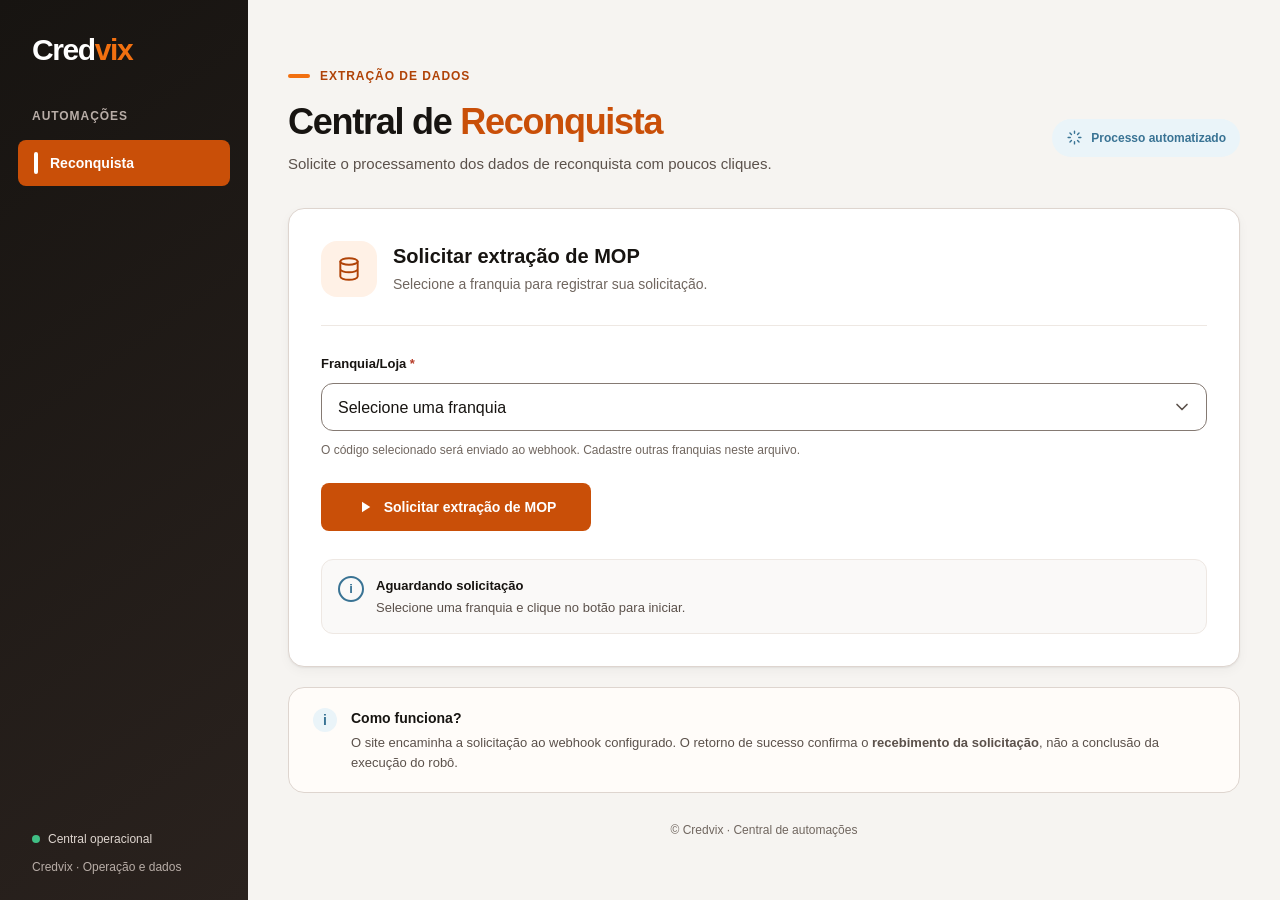
<file: reconquista/index.html>
<!doctype html>
<html lang="pt-BR">
<head>
  <meta charset="utf-8">
  <meta name="viewport" content="width=device-width,initial-scale=1">
  <meta name="theme-color" content="#171411">
  <meta name="description" content="Central Credvix para solicitar a extração Reconquista.">
  <title>Reconquista | Credvix</title>
  <link rel="stylesheet" href="./styles.css">
  <script src="./script.js" defer></script>
</head>
<body>
  <div class="app-shell">
    <aside class="sidebar" data-surface="inverse" aria-label="Identidade Credvix">
      <a class="brand" href="./" aria-label="Credvix — Reconquista">Cred<span>vix</span></a>
      <div class="sidebar-section"><span class="section-overline">AUTOMAÇÕES</span><div class="nav-active"><span class="nav-marker"></span>Reconquista</div></div>
      <div class="sidebar-bottom"><span class="sidebar-chip"><span class="dot"></span> Central operacional</span><small>Credvix · Operação e dados</small></div>
    </aside>
    <main class="content">
      <header class="topbar">
        <div class="topbar-brand">Cred<span>vix</span></div>
        <span class="topbar-tag">AUTOMAÇÕES / RECONQUISTA</span>
      </header>
      <div class="main-inner">
        <div class="eyebrow"><span class="eyebrow-line"></span> EXTRAÇÃO DE DADOS</div>
        <div class="page-heading">
          <div>
            <h1>Central de <em>Reconquista</em></h1>
            <p>Solicite o processamento dos dados de reconquista com poucos cliques.</p>
          </div>
          <span class="heading-tag"><svg viewBox="0 0 24 24" aria-hidden="true"><path d="M12 3v3m0 12v3M3 12h3m12 0h3M5.6 5.6l2.1 2.1m8.6 8.6 2.1 2.1m0-12.8-2.1 2.1M7.7 16.3l-2.1 2.1"/></svg> Processo automatizado</span>
        </div>
        <section class="request-card" aria-labelledby="form-title">
          <div class="card-top">
            <div class="card-icon"><svg viewBox="0 0 24 24" aria-hidden="true"><ellipse cx="12" cy="5" rx="8" ry="3"/><path d="M4 5v7c0 1.7 3.6 3 8 3s8-1.3 8-3V5M4 12v7c0 1.7 3.6 3 8 3s8-1.3 8-3v-7"/></svg></div>
            <div><h2 id="form-title">Solicitar extração de MOP</h2><p>Selecione a franquia para registrar sua solicitação.</p></div>
          </div>
          <form id="request-form" novalidate>
            <div class="form-field">
              <label for="franquia">Franquia/Loja <span class="required" aria-hidden="true">*</span></label>
              <select id="franquia" name="franquia" aria-describedby="franquia-help franquia-error" required>
                <option value="">Selecione uma franquia</option>
                <option value="51545">51545 — HELP! ES — São Mateus — Centro</option>
              </select>
              <p class="field-help" id="franquia-help">O código selecionado será enviado ao webhook. Cadastre outras franquias neste arquivo.</p>
              <p class="field-error" id="franquia-error" hidden>Selecione uma franquia para continuar.</p>
            </div>
            <button class="primary-button" type="submit" id="submit-button">
              <svg class="play-icon" viewBox="0 0 24 24" aria-hidden="true"><path d="m8 5 11 7-11 7z"/></svg>
              <svg class="spinner" viewBox="0 0 24 24" aria-hidden="true"><circle cx="12" cy="12" r="9"/></svg>
              <span id="button-label">Solicitar extração de MOP</span>
            </button>
          </form>
          <div class="status-panel" id="status-panel" role="status" aria-live="polite" aria-atomic="true" data-state="idle">
            <span class="status-icon" id="status-icon">i</span>
            <div><strong id="status-title">Aguardando solicitação</strong><p id="status-message">Selecione uma franquia e clique no botão para iniciar.</p></div>
          </div>
        </section>
        <section class="help-card" aria-labelledby="help-title">
          <div class="help-symbol">i</div>
          <div><h2 id="help-title">Como funciona?</h2><p>O site encaminha a solicitação ao webhook configurado. O retorno de sucesso confirma o <strong>recebimento da solicitação</strong>, não a conclusão da execução do robô.</p></div>
        </section>
        <footer>© Credvix · Central de automações</footer>
      </div>
    </main>
  </div>
</body>
</html>
</file>
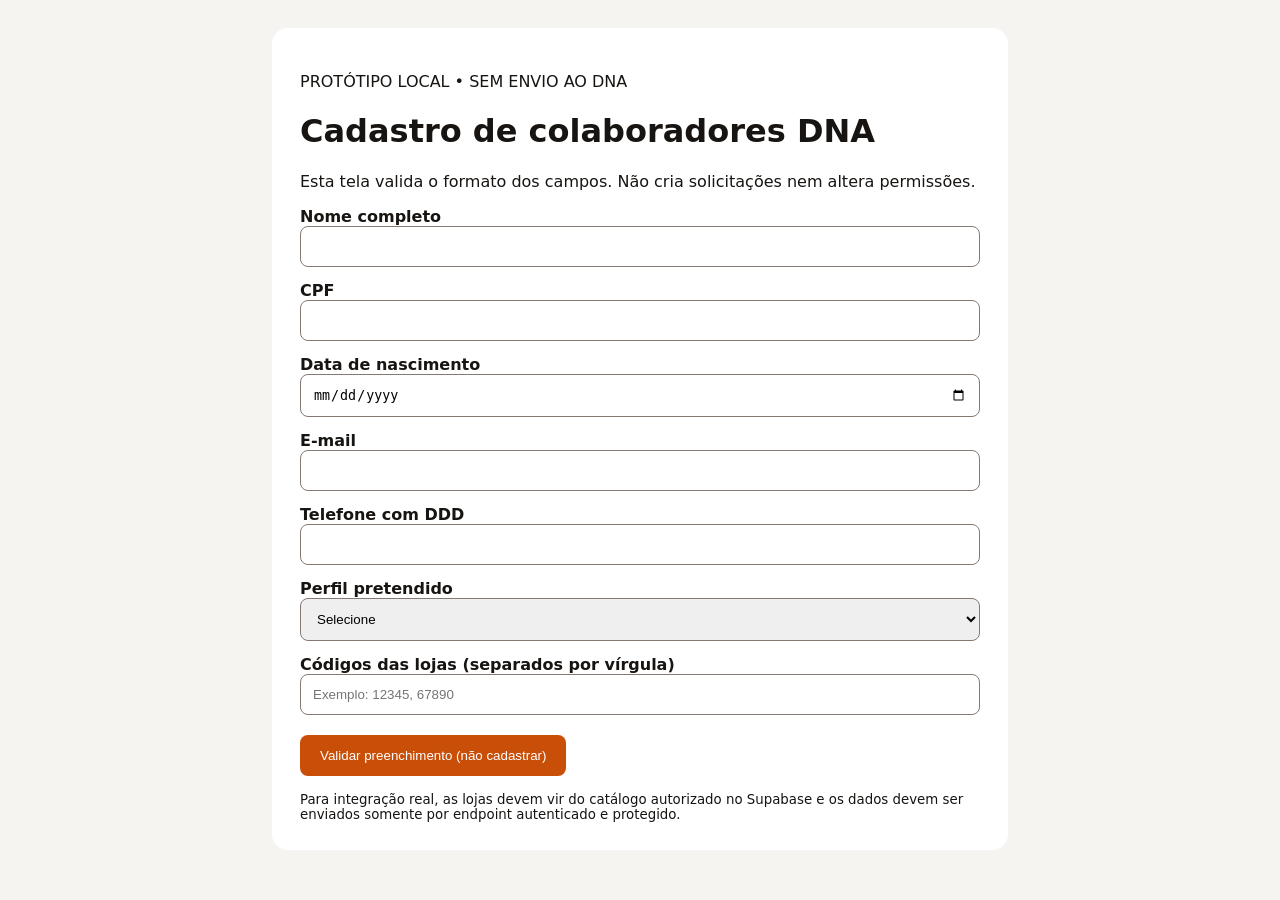
<file: cadastro-dna/formulario.html>
<!doctype html>
<html lang="pt-BR">
<head><meta charset="utf-8"><meta name="viewport" content="width=device-width,initial-scale=1">
<title>Cadastro DNA — protótipo isolado</title>
<style>body{font:16px system-ui;background:#f6f4f1;color:#171411;margin:0;padding:28px}main{max-width:680px;margin:auto;background:white;padding:28px;border-radius:16px}label{display:block;font-weight:600;margin-top:14px}input,select{box-sizing:border-box;width:100%;padding:12px;border:1px solid #857a73;border-radius:8px}button{background:#c94f08;color:white;border:0;padding:13px 20px;border-radius:8px;margin-top:20px;cursor:pointer}small{display:block;margin-top:8px}#resultado{margin-top:16px}h1{font-family:Montserrat,system-ui}</style>
</head>
<body><main><p>PROTÓTIPO LOCAL • SEM ENVIO AO DNA</p><h1>Cadastro de colaboradores DNA</h1>
<p>Esta tela valida o formato dos campos. Não cria solicitações nem altera permissões.</p>
<form id="form" novalidate>
<label for="nome">Nome completo</label><input id="nome" autocomplete="off" required minlength="5">
<label for="cpf">CPF</label><input id="cpf" inputmode="numeric" autocomplete="off" required>
<label for="nascimento">Data de nascimento</label><input id="nascimento" type="date" required>
<label for="email">E-mail</label><input id="email" type="email" autocomplete="off" required>
<label for="telefone">Telefone com DDD</label><input id="telefone" inputmode="tel" autocomplete="off" required>
<label for="perfil">Perfil pretendido</label><select id="perfil"><option value="">Selecione</option><option>CONSULTOR</option><option>SUPERVISOR</option></select>
<label for="lojas">Códigos das lojas (separados por vírgula)</label><input id="lojas" placeholder="Exemplo: 12345, 67890" autocomplete="off" required>
<button type="submit">Validar preenchimento (não cadastrar)</button><div id="resultado" role="status" aria-live="polite"></div>
</form><small>Para integração real, as lojas devem vir do catálogo autorizado no Supabase e os dados devem ser enviados somente por endpoint autenticado e protegido.</small>
<script src="formulario.js"></script>
</main></body></html>
</file>
<file: reconquista/styles.css>
/* Design System Credvix v0.2 — adaptação estática, sem dependências */
:root {
  --cvx-orange-500:#F27010;--cvx-orange-700:#C94F08;--cvx-orange-800:#B04307;--cvx-orange-900:#963A05;
  --cvx-amber-500:#F99503;--cvx-neutral-0:#fff;--cvx-neutral-50:#FAF9F8;--cvx-neutral-100:#F6F4F1;
  --cvx-neutral-200:#EEE8E3;--cvx-neutral-300:#DED5CF;--cvx-neutral-400:#B8ADA7;--cvx-neutral-450:#857A73;
  --cvx-neutral-500:#70665F;--cvx-neutral-600:#5B514B;--cvx-neutral-700:#403832;--cvx-neutral-800:#2A221E;--cvx-neutral-900:#171411;
  --cvx-success-text:#1F7050;--cvx-success-bg:#E9F6EF;--cvx-danger-text:#B63B27;--cvx-danger-bg:#FCECE8;
  --cvx-info-text:#397394;--cvx-info-bg:#EAF4F9;
  --cvx-action-primary:var(--cvx-orange-700);--cvx-action-hover:var(--cvx-orange-800);--cvx-action-active:var(--cvx-orange-900);
  --cvx-surface-page:var(--cvx-neutral-100);--cvx-surface-card:var(--cvx-neutral-0);
  --cvx-text-primary:var(--cvx-neutral-900);--cvx-text-secondary:var(--cvx-neutral-600);--cvx-text-muted:var(--cvx-neutral-500);
  --cvx-border-default:var(--cvx-neutral-300);--cvx-border-control:var(--cvx-neutral-450);--cvx-focus-ring:var(--cvx-orange-800);
  --cvx-radius-sm:8px;--cvx-radius-md:12px;--cvx-radius-lg:16px;--cvx-radius-full:9999px;
  --cvx-shadow-card:0 1px 2px rgb(23 20 17 / .06),0 4px 12px rgb(23 20 17 / .04);
  --cvx-space-1:4px;--cvx-space-2:8px;--cvx-space-3:12px;--cvx-space-4:16px;--cvx-space-5:20px;--cvx-space-6:24px;--cvx-space-8:32px;--cvx-space-10:40px;
  --cvx-font-brand:Montserrat,"Segoe UI",Arial,sans-serif;--cvx-font-ui:Inter,"Segoe UI",Arial,sans-serif;
}
[data-surface="inverse"]{--cvx-text-primary:var(--cvx-neutral-50);--cvx-text-secondary:var(--cvx-neutral-300);--cvx-text-muted:var(--cvx-neutral-400);--cvx-border-default:var(--cvx-neutral-700);--cvx-focus-ring:var(--cvx-amber-500)}
*,*::before,*::after{box-sizing:border-box}
body{margin:0;background:var(--cvx-surface-page);color:var(--cvx-text-primary);font:14px/1.5 var(--cvx-font-ui)}
.app-shell{min-height:100vh;display:grid;grid-template-columns:248px minmax(0,1fr)}
.sidebar{min-height:100vh;background:linear-gradient(145deg,var(--cvx-neutral-900),var(--cvx-neutral-800));color:var(--cvx-text-primary);display:flex;flex-direction:column;padding:32px 18px 24px}
.brand{font:700 30px/1.2 var(--cvx-font-brand);color:var(--cvx-neutral-0);text-decoration:none;padding:0 14px 40px;letter-spacing:-1.4px}
.brand span,.topbar-brand span{color:var(--cvx-orange-500)}
.section-overline{font:700 12px/16px var(--cvx-font-brand);letter-spacing:.08em;color:var(--cvx-text-muted);display:block;padding:0 14px 16px}
.nav-active{height:46px;background:var(--cvx-action-primary);border-radius:var(--cvx-radius-sm);display:flex;align-items:center;gap:12px;padding:0 16px;color:#fff;font-weight:600}
.nav-marker{width:4px;height:22px;border-radius:4px;background:#fff}
.sidebar-bottom{margin-top:auto;display:grid;gap:10px;padding:20px 14px 0}
.sidebar-bottom small{color:var(--cvx-text-muted);font-size:12px}
.sidebar-chip{display:flex;align-items:center;gap:8px;font-size:12px;color:var(--cvx-text-secondary)}
.dot{width:8px;height:8px;border-radius:50%;background:#40bf85}
.content{min-width:0}
.topbar{display:none}
.main-inner{width:min(100%,1040px);margin:0 auto;padding:68px 40px 32px}
.eyebrow{font:700 12px/16px var(--cvx-font-brand);color:var(--cvx-orange-800);letter-spacing:.08em;display:flex;gap:10px;align-items:center;margin-bottom:16px}
.eyebrow-line{width:22px;height:4px;background:var(--cvx-orange-500);border-radius:8px}
.page-heading{display:flex;align-items:center;justify-content:space-between;gap:20px;margin-bottom:32px}
h1,h2,p{margin-top:0}h1{font:700 clamp(27px,3vw,36px)/1.2 var(--cvx-font-brand);letter-spacing:-.035em;margin-bottom:10px}
h1 em{color:var(--cvx-orange-700);font-style:normal}
.page-heading p{font-size:15px;color:var(--cvx-text-secondary);margin-bottom:0}
.heading-tag{white-space:nowrap;display:flex;align-items:center;gap:8px;color:var(--cvx-info-text);background:var(--cvx-info-bg);border-radius:var(--cvx-radius-full);padding:10px 14px;font-weight:600;font-size:12px}
.heading-tag svg{width:17px;height:17px;fill:none;stroke:currentColor;stroke-width:2;stroke-linecap:round}
.request-card,.help-card{background:var(--cvx-surface-card);border:1px solid var(--cvx-border-default);border-radius:var(--cvx-radius-lg);box-shadow:var(--cvx-shadow-card)}
.request-card{padding:32px}
.card-top{display:flex;align-items:center;gap:16px;padding-bottom:28px;border-bottom:1px solid var(--cvx-neutral-200)}
.card-icon{flex:none;width:56px;height:56px;display:grid;place-items:center;background:#FFF1E6;color:var(--cvx-orange-800);border-radius:var(--cvx-radius-lg)}
.card-icon svg{width:26px;height:26px;stroke:currentColor;fill:none;stroke-width:1.8;stroke-linecap:round;stroke-linejoin:round}
.card-top h2{font:700 20px/28px var(--cvx-font-brand);margin-bottom:4px}
.card-top p{color:var(--cvx-text-muted);margin:0}
form{padding-top:28px}.form-field{display:grid;gap:10px;margin-bottom:24px}
label{font-size:13px;font-weight:600}.required{color:var(--cvx-danger-text)}
select{appearance:none;width:100%;height:48px;padding:0 48px 0 16px;background:var(--cvx-surface-card) url("data:image/svg+xml,%3Csvg xmlns='http://www.w3.org/2000/svg' width='20' height='20' viewBox='0 0 24 24' fill='none' stroke='%235B514B' stroke-width='2' stroke-linecap='round' stroke-linejoin='round'%3E%3Cpath d='m6 9 6 6 6-6'/%3E%3C/svg%3E") no-repeat right 14px center;border:1px solid var(--cvx-border-control);border-radius:var(--cvx-radius-md);color:var(--cvx-text-primary);font:16px var(--cvx-font-ui)}
select[aria-invalid="true"]{border:2px solid var(--cvx-danger-text)}
.field-help,.field-error{margin:0;font-size:12px}.field-help{color:var(--cvx-text-muted)}.field-error{color:var(--cvx-danger-text);font-weight:600}
.primary-button{min-height:48px;min-width:270px;border:0;border-radius:var(--cvx-radius-sm);background:var(--cvx-action-primary);color:#fff;font:600 14px var(--cvx-font-ui);padding:12px 24px;display:inline-flex;gap:10px;align-items:center;justify-content:center;cursor:pointer;transition:background 160ms,transform 160ms}
.primary-button:hover:not(:disabled){background:var(--cvx-action-hover)}.primary-button:active:not(:disabled){background:var(--cvx-action-active);transform:translateY(1px)}
.primary-button:disabled{opacity:.6;cursor:wait}.primary-button svg{width:18px;height:18px;fill:none;stroke:currentColor;stroke-width:2;stroke-linecap:round;stroke-linejoin:round}
.primary-button .play-icon{fill:currentColor;stroke:none}.spinner{display:none}.primary-button[aria-busy="true"] .spinner{display:block;animation:spin 1s linear infinite;stroke-dasharray:42 15}.primary-button[aria-busy="true"] .play-icon{display:none}
.status-panel{display:flex;align-items:flex-start;gap:12px;margin-top:28px;padding:16px;border:1px solid var(--cvx-neutral-200);border-radius:var(--cvx-radius-md);background:var(--cvx-neutral-50)}
.status-icon{flex:none;width:26px;height:26px;border:2px solid currentColor;border-radius:50%;display:grid;place-items:center;font-weight:700;font-size:13px;color:var(--cvx-info-text)}
.status-panel strong{display:block;font-size:13px;margin-bottom:2px}.status-panel p{margin:0;font-size:13px;color:var(--cvx-text-secondary)}
.status-panel[data-state="sending"]{background:var(--cvx-info-bg);border-color:#BAD6E6}.status-panel[data-state="sending"] .status-icon{color:var(--cvx-info-text)}
.status-panel[data-state="requested"]{background:var(--cvx-success-bg);border-color:#B6DAC6}.status-panel[data-state="requested"] .status-icon{color:var(--cvx-success-text)}
.status-panel[data-state="error"]{background:var(--cvx-danger-bg);border-color:#E8BDB5}.status-panel[data-state="error"] .status-icon{color:var(--cvx-danger-text)}
.help-card{padding:20px 24px;display:flex;gap:14px;margin-top:20px;background:#FFFCF9;box-shadow:none}
.help-symbol{display:grid;place-items:center;flex:none;border-radius:50%;height:24px;width:24px;color:var(--cvx-info-text);background:var(--cvx-info-bg);font-weight:700}
.help-card h2{font-size:14px;margin:0 0 4px}.help-card p{font-size:13px;color:var(--cvx-text-secondary);margin:0}
footer{color:var(--cvx-text-muted);font-size:12px;text-align:center;padding-top:28px}
:where(button,select,a):focus-visible{outline:2px solid var(--cvx-focus-ring);outline-offset:3px}
[hidden]{display:none!important}
@keyframes spin{to{transform:rotate(360deg)}}
@media(max-width:1023px){.app-shell{grid-template-columns:1fr}.sidebar{display:none}.topbar{height:64px;padding:0 24px;background:var(--cvx-neutral-900);display:flex;justify-content:space-between;align-items:center;color:#fff}.topbar-brand{font:700 24px var(--cvx-font-brand);letter-spacing:-1px}.topbar-tag{font-size:12px;color:var(--cvx-neutral-300)}.main-inner{padding:48px 24px 32px}}
@media(max-width:639px){.topbar{padding:0 16px}.topbar-tag{font-size:10px}.main-inner{padding:32px 16px}.page-heading{display:block;margin-bottom:24px}.heading-tag{display:inline-flex;margin-top:20px}.request-card{padding:20px}.card-top{align-items:flex-start}.card-icon{width:46px;height:46px}.card-top h2{font-size:18px;line-height:24px}.primary-button{width:100%;min-width:0}.help-card{padding:16px}}
@media(prefers-reduced-motion:reduce){*,*::before,*::after{animation:none!important;transition:none!important}}
</file>
